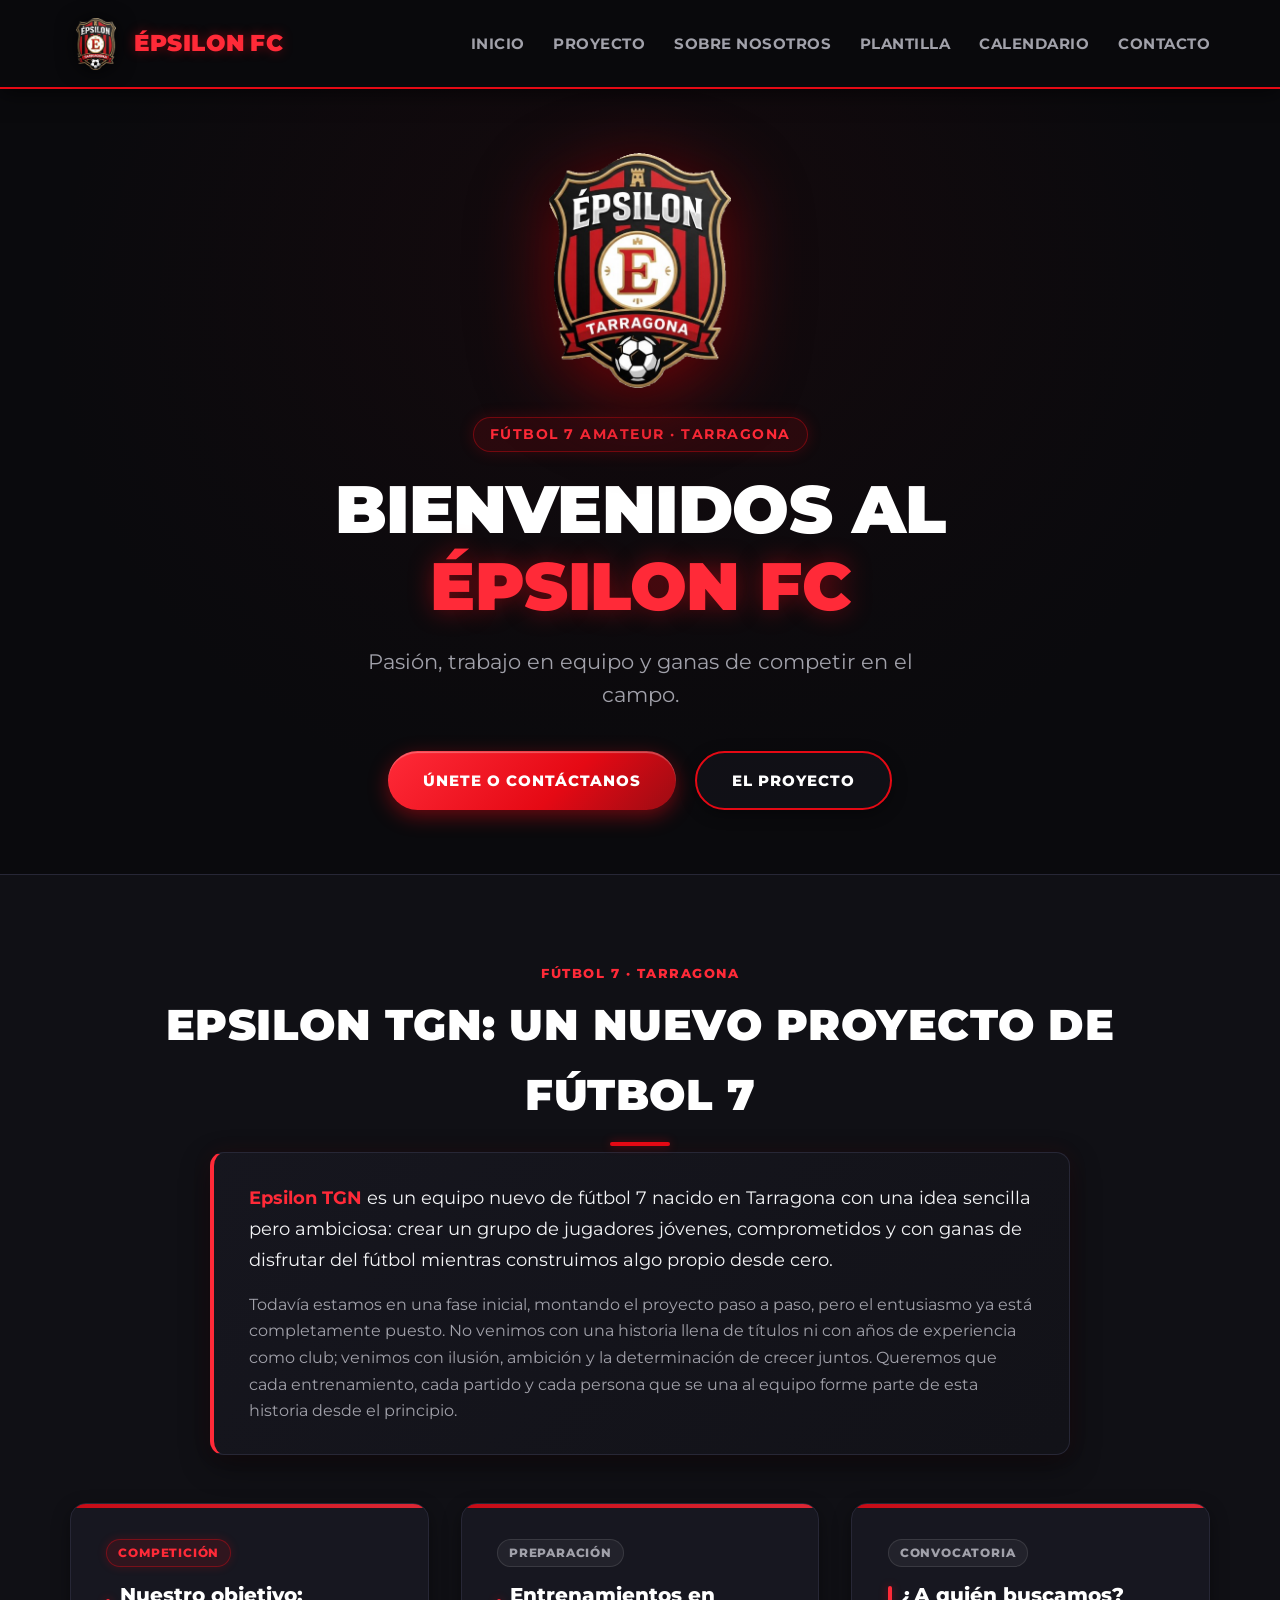
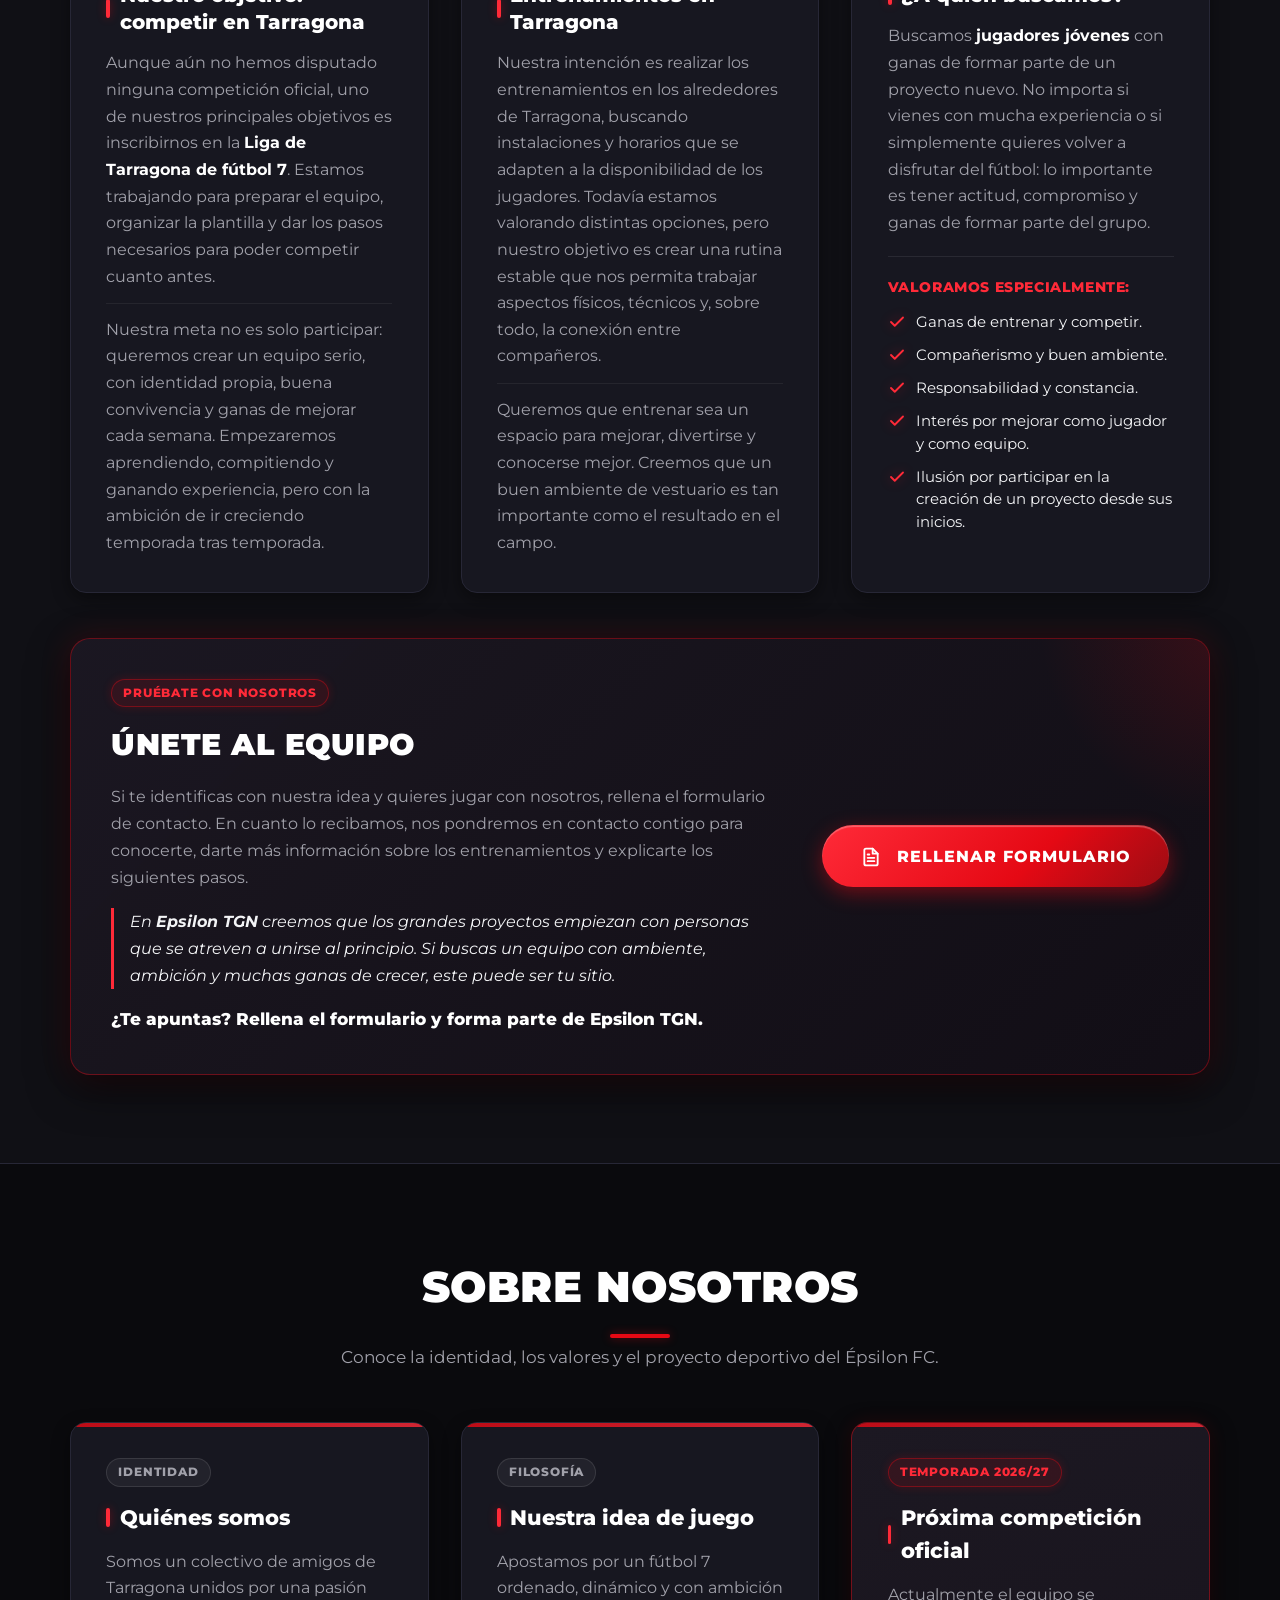
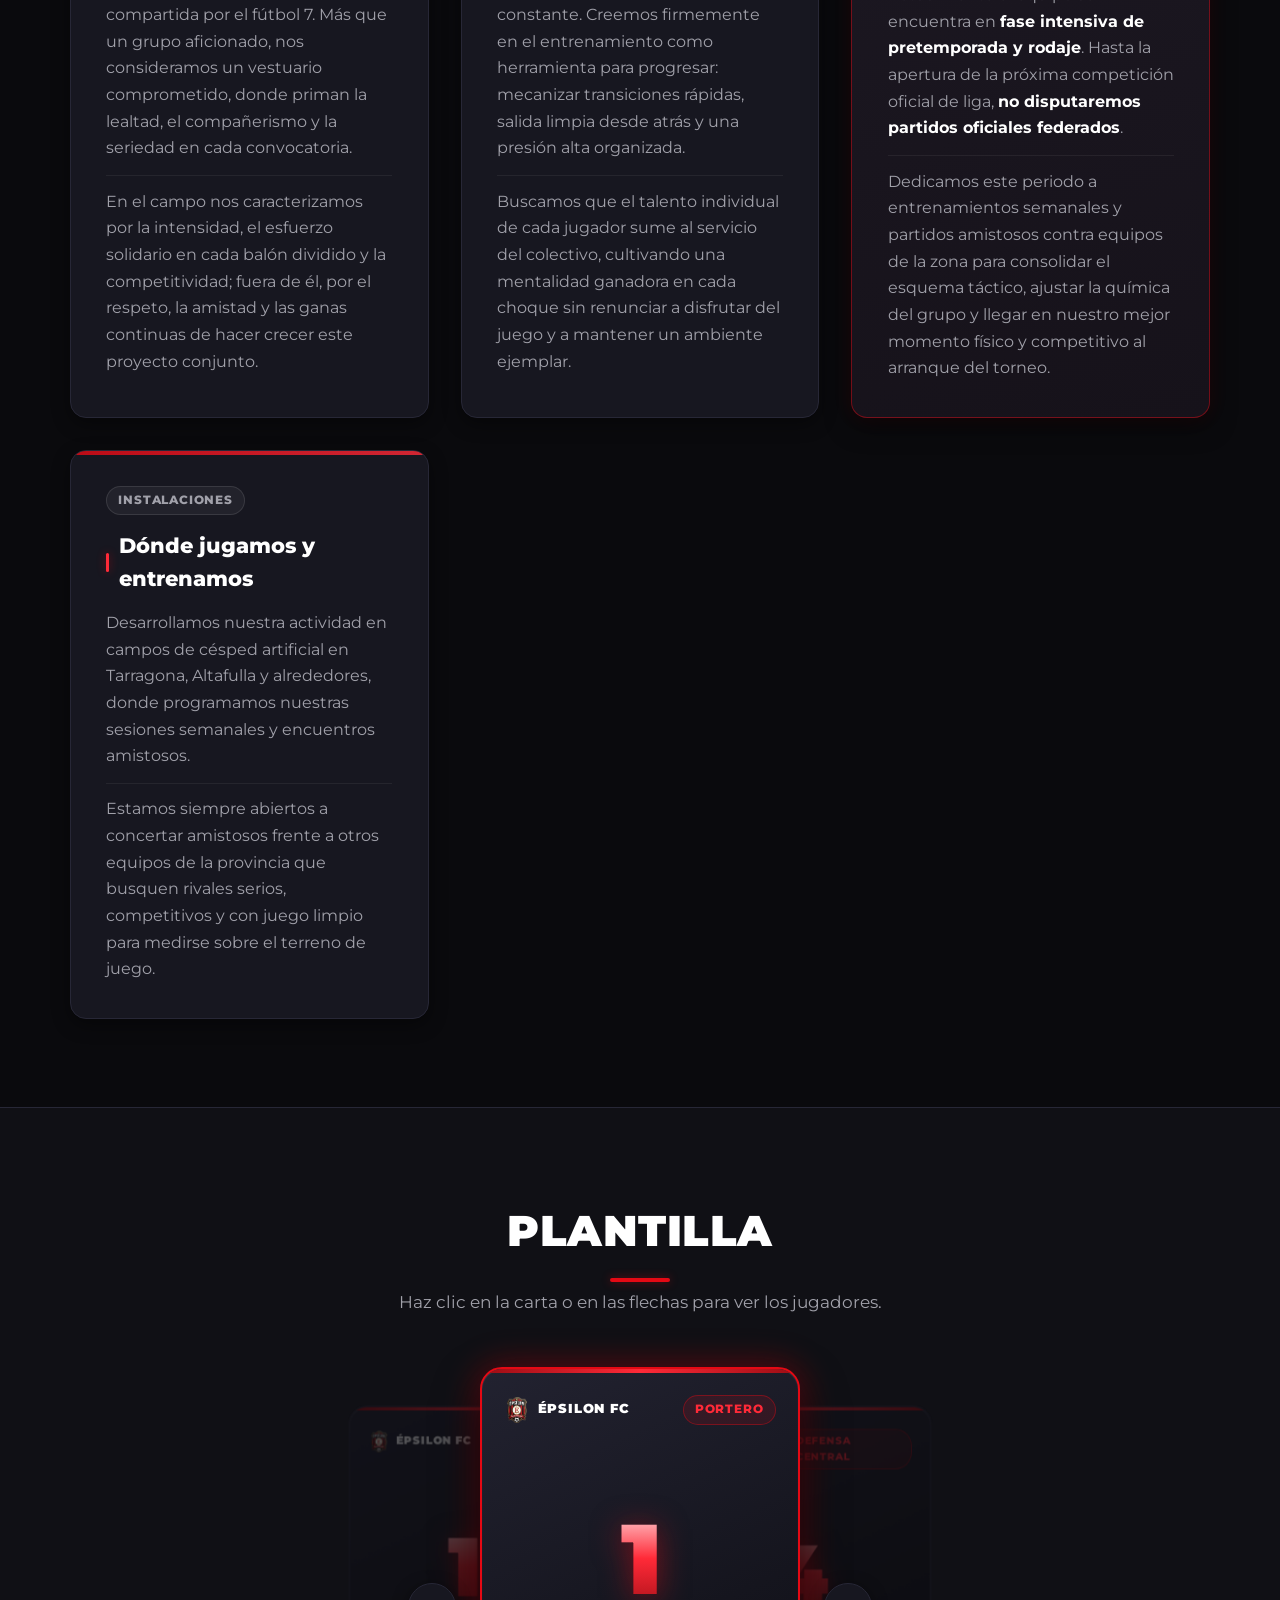
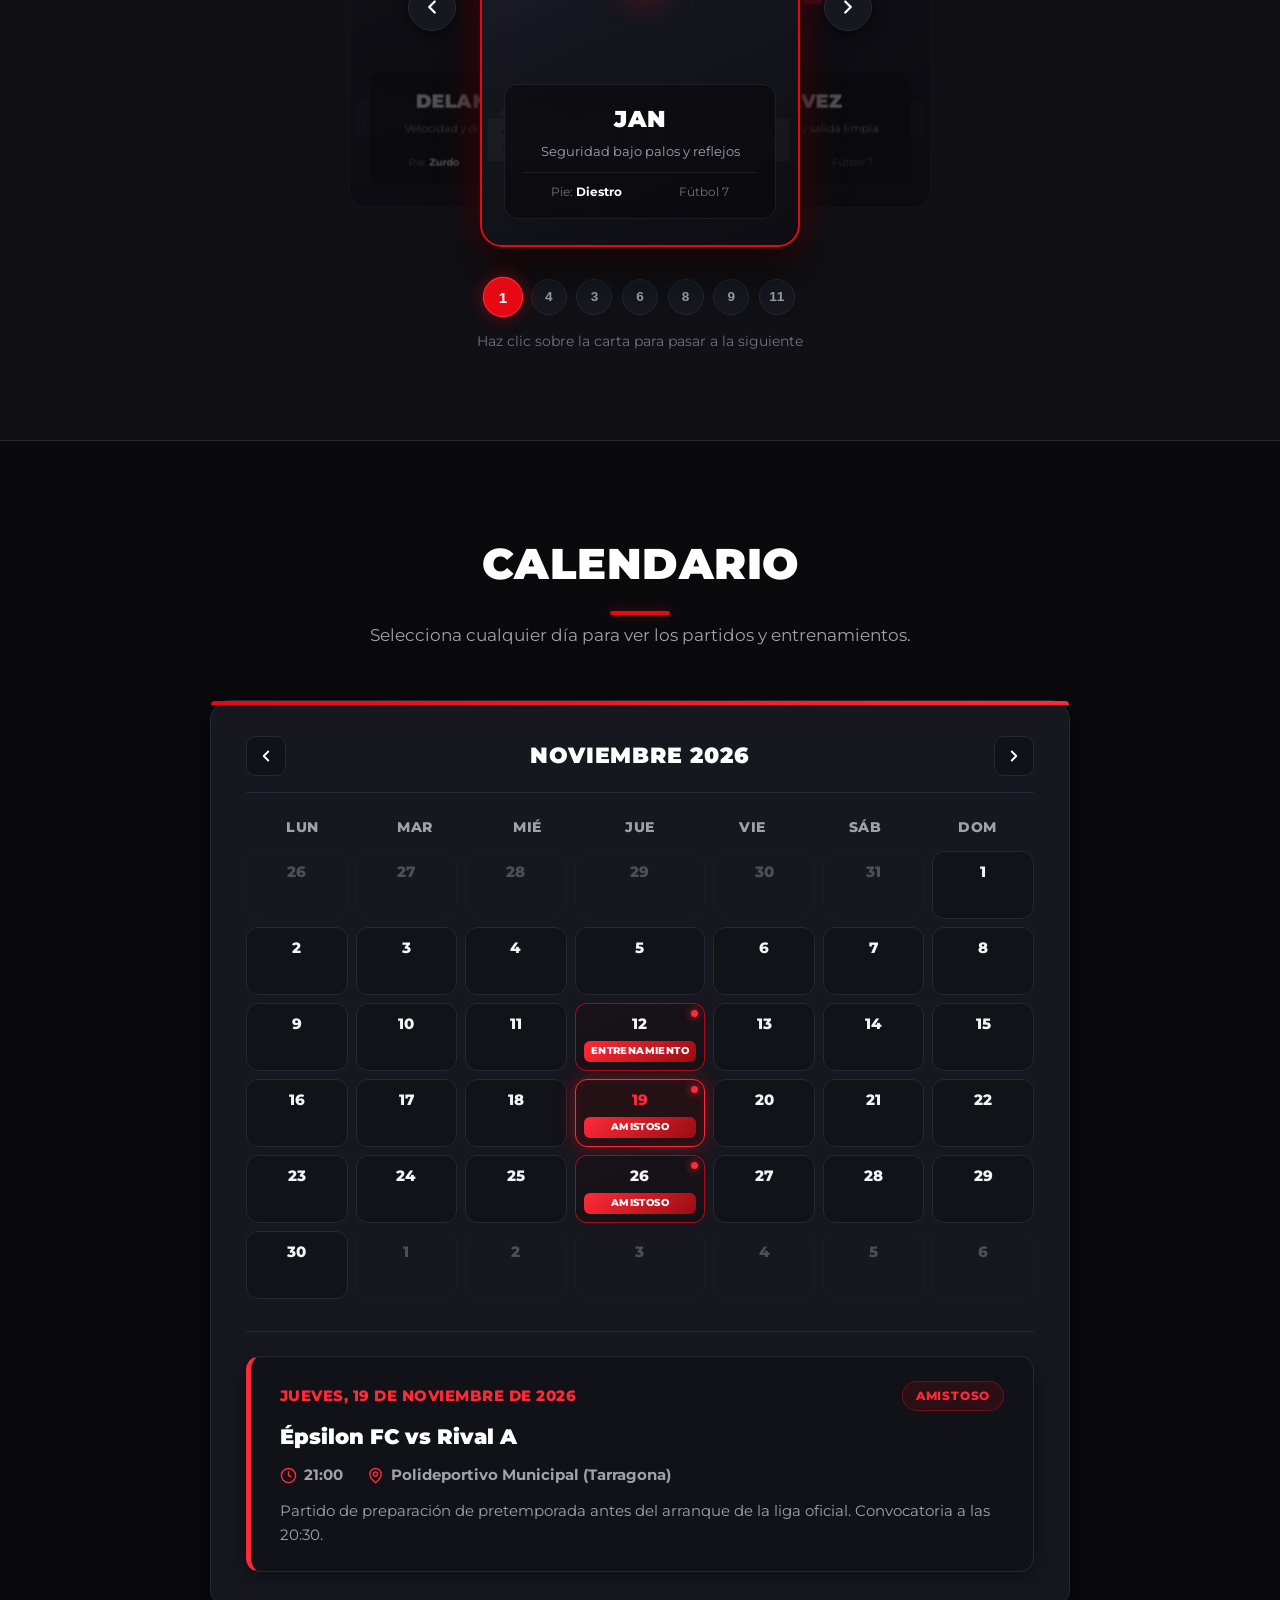
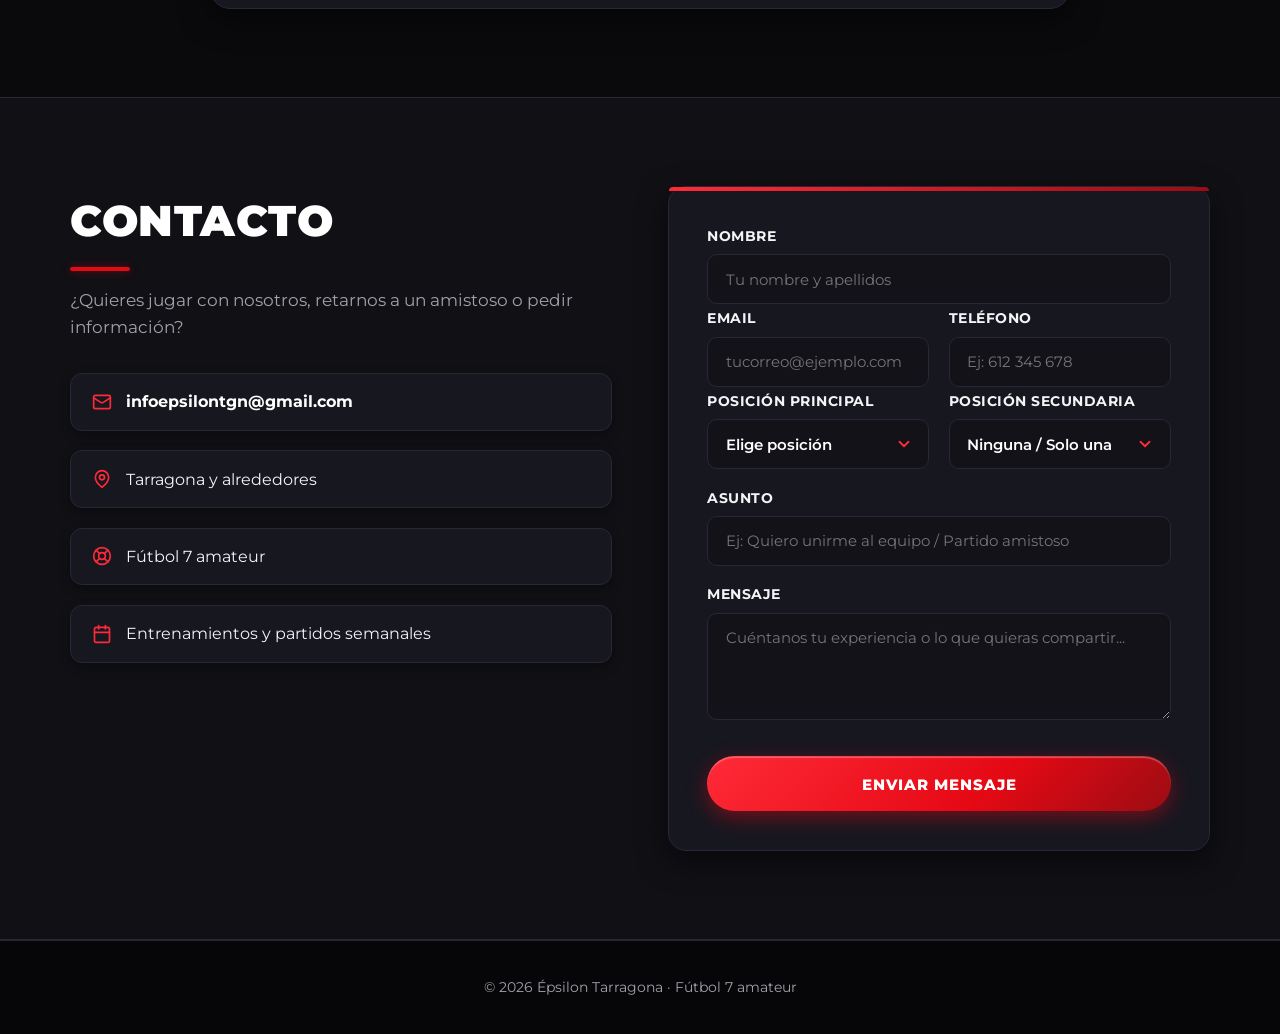
<file: index.html>
<!DOCTYPE html>
<html lang="es">

<head>
  <meta charset="UTF-8">
  <meta name="viewport" content="width=device-width, initial-scale=1.0">
  <title>Epsilon Tarragona</title>

  <!-- Metadatos SEO para posicionamiento en Google -->
  <meta name="description"
    content="Sitio web oficial del club de fútbol 7 amateur Epsilon Tarragona (Epsilon TGn). Conoce nuestra plantilla, calendario y novedades.">
  <meta name="keywords"
    content="Epsilon Tarragona, Epsilon TGn, Épsilon Tarragona, Épsilon TGn, Epsilon FC, fútbol 7 Tarragona, club fútbol amateur Tarragona">
  <meta name="author" content="Epsilon Tarragona">
  <meta name="robots" content="index, follow">
  <link rel="canonical" href="https://epsilontgn.vercel.app/">

  <!-- Favicons oficiales (rutas relativas compatibles con depuración local y producción en Vercel) -->
  <link rel="icon" type="image/png" sizes="32x32" href="img/favicon-32x32.png">
  <link rel="icon" type="image/png" sizes="16x16" href="img/favicon-16x16.png">
  <link rel="icon" type="image/png" sizes="48x48" href="img/favicon-48x48.png">
  <link rel="icon" type="image/png" sizes="96x96" href="img/favicon-96x96.png">
  <link rel="icon" type="image/png" sizes="192x192" href="img/favicon-192x192.png">
  <link rel="icon" type="image/png" sizes="512x512" href="img/favicon-512x512.png">
  <link rel="icon" type="image/x-icon" href="favicon.ico">
  <link rel="shortcut icon" href="favicon.ico">
  <link rel="apple-touch-icon" sizes="180x180" href="apple-touch-icon.png">
  <link rel="manifest" href="site.webmanifest">
  <meta name="theme-color" content="#0a1128">

  <!-- Open Graph para compartir en WhatsApp, Facebook y Twitter con vista previa del escudo -->
  <meta property="og:type" content="website">
  <meta property="og:site_name" content="Epsilon Tarragona">
  <meta property="og:title" content="Epsilon Tarragona">
  <meta property="og:description"
    content="Sitio web oficial del club de fútbol 7 amateur Epsilon Tarragona (Epsilon TGn). Conoce la plantilla y calendario.">
  <meta property="og:url" content="https://epsilontgn.vercel.app/">
  <meta property="og:image" content="https://epsilontgn.vercel.app/img/favicon-512x512.png">
  <meta name="twitter:card" content="summary_large_image">
  <meta name="twitter:title" content="Epsilon Tarragona">
  <meta name="twitter:description"
    content="Sitio web oficial del club de fútbol 7 amateur Epsilon Tarragona (Epsilon TGn).">
  <meta name="twitter:image" content="https://epsilontgn.vercel.app/img/favicon-512x512.png">

  <!-- Marcado Estructurado Schema.org para Google (Nombre del Sitio y Equipo Deportivo) -->
  <script type="application/ld+json">
  {
    "@context": "https://schema.org",
    "@graph": [
      {
        "@type": "WebSite",
        "@id": "https://epsilontgn.vercel.app/#website",
        "url": "https://epsilontgn.vercel.app/",
        "name": "Epsilon Tarragona",
        "alternateName": ["Epsilon TGn", "Épsilon Tarragona", "Épsilon TGn"]
      },
      {
        "@type": "SportsTeam",
        "@id": "https://epsilontgn.vercel.app/#team",
        "name": "Epsilon Tarragona",
        "alternateName": ["Epsilon TGn", "Épsilon FC", "Épsilon Tarragona"],
        "sport": "Fútbol 7",
        "url": "https://epsilontgn.vercel.app/",
        "logo": "https://epsilontgn.vercel.app/img/favicon-512x512.png",
        "image": "https://epsilontgn.vercel.app/img/favicon-512x512.png",
        "location": {
          "@type": "Place",
          "address": {
            "@type": "PostalAddress",
            "addressLocality": "Tarragona",
            "addressRegion": "Cataluña",
            "addressCountry": "ES"
          }
        },
        "email": "infoepsilontgn@gmail.com"
      }
    ]
  }
  </script>

  <!-- Google Fonts: Montserrat para estilo deportivo -->
  <link rel="preconnect" href="https://fonts.googleapis.com">
  <link rel="preconnect" href="https://fonts.gstatic.com" crossorigin>
  <link
    href="https://fonts.googleapis.com/css2?family=Montserrat:ital,wght@0,400;0,600;0,700;0,800;0,900;1,700&display=swap"
    rel="stylesheet">

  <!-- Hoja de estilos principal -->
  <link rel="stylesheet" href="style.css">
</head>

<body>

  <!-- ================= HEADER / MENÚ ================= -->
  <header class="header">
    <nav class="nav container">
      <!-- Logo del equipo con escudo oficial -->
      <a href="#inicio" class="logo">
        <img src="img/logo.png" alt="Escudo Épsilon Tarragona" class="logo-img">
        <span class="logo-text">ÉPSILON <span>FC</span></span>
      </a>

      <!-- Botón menú hamburguesa profesional para móvil -->
      <button class="menu-btn" id="menuBtn" aria-label="Abrir menú">
        <span class="bar"></span>
        <span class="bar"></span>
        <span class="bar"></span>
      </button>

      <!-- Menú de navegación -->
      <ul class="nav-links" id="navLinks">
        <li><a href="#inicio">Inicio</a></li>
        <li><a href="#proyecto">Proyecto</a></li>
        <li><a href="#nosotros">Sobre nosotros</a></li>
        <li><a href="#plantilla">Plantilla</a></li>
        <li><a href="#calendario">Calendario</a></li>
        <li><a href="#contacto">Contacto</a></li>
      </ul>
    </nav>
  </header>

  <!-- ================= INICIO / HERO ================= -->
  <section id="inicio" class="hero">
    <div class="container hero-content">
      <div class="hero-badge-wrap">
        <img src="img/logo.png" alt="Escudo Épsilon Tarragona" class="hero-logo-badge">
      </div>
      <span class="hero-tag">Fútbol 7 Amateur · Tarragona</span>
      <h1>Bienvenidos al <span>Épsilon FC</span></h1>
      <p>Pasión, trabajo en equipo y ganas de competir en el campo.</p>
      <div class="hero-actions">
        <a href="#contacto" class="btn btn-primary">Únete o contáctanos</a>
        <a href="#proyecto" class="btn btn-outline">El Proyecto</a>
      </div>
    </div>
  </section>

  <!-- ================= EL PROYECTO ================= -->
  <section id="proyecto" class="section section-alt">
    <div class="container">
      <span class="section-tag">Fútbol 7 · Tarragona</span>
      <h2 class="section-title">Epsilon TGN: un nuevo proyecto de fútbol 7</h2>

      <!-- Manifiesto de introducción -->
      <div class="project-hero-card">
        <p class="project-lead">
          <strong>Epsilon TGN</strong> es un equipo nuevo de fútbol 7 nacido en Tarragona con una idea sencilla pero ambiciosa: 
          crear un grupo de jugadores jóvenes, comprometidos y con ganas de disfrutar del fútbol mientras construimos algo propio desde cero.
        </p>
        <p class="project-sublead">
          Todavía estamos en una fase inicial, montando el proyecto paso a paso, pero el entusiasmo ya está completamente puesto. 
          No venimos con una historia llena de títulos ni con años de experiencia como club; venimos con ilusión, ambición y la determinación 
          de crecer juntos. Queremos que cada entrenamiento, cada partido y cada persona que se una al equipo forme parte de esta historia desde el principio.
        </p>
      </div>

      <!-- Cuadrícula con los pilares -->
      <div class="project-grid">

        <!-- Pilar 1: Objetivo -->
        <div class="project-card">
          <span class="about-badge badge-destacado">Competición</span>
          <h3>Nuestro objetivo: competir en Tarragona</h3>
          <p>
            Aunque aún no hemos disputado ninguna competición oficial, uno de nuestros principales objetivos es inscribirnos en la 
            <strong>Liga de Tarragona de fútbol 7</strong>. Estamos trabajando para preparar el equipo, organizar la plantilla y dar 
            los pasos necesarios para poder competir cuanto antes.
          </p>
          <p class="about-extra">
            Nuestra meta no es solo participar: queremos crear un equipo serio, con identidad propia, buena convivencia y ganas de mejorar 
            cada semana. Empezaremos aprendiendo, compitiendo y ganando experiencia, pero con la ambición de ir creciendo temporada tras temporada.
          </p>
        </div>

        <!-- Pilar 2: Entrenamientos -->
        <div class="project-card">
          <span class="about-badge">Preparación</span>
          <h3>Entrenamientos en Tarragona</h3>
          <p>
            Nuestra intención es realizar los entrenamientos en los alrededores de Tarragona, buscando instalaciones y horarios que se 
            adapten a la disponibilidad de los jugadores. Todavía estamos valorando distintas opciones, pero nuestro objetivo es crear 
            una rutina estable que nos permita trabajar aspectos físicos, técnicos y, sobre todo, la conexión entre compañeros.
          </p>
          <p class="about-extra">
            Queremos que entrenar sea un espacio para mejorar, divertirse y conocerse mejor. Creemos que un buen ambiente de vestuario 
            es tan importante como el resultado en el campo.
          </p>
        </div>

        <!-- Pilar 3: ¿A quién buscamos? -->
        <div class="project-card">
          <span class="about-badge">Convocatoria</span>
          <h3>¿A quién buscamos?</h3>
          <p>
            Buscamos <strong>jugadores jóvenes</strong> con ganas de formar parte de un proyecto nuevo. No importa si vienes con mucha 
            experiencia o si simplemente quieres volver a disfrutar del fútbol: lo importante es tener actitud, compromiso y ganas de formar parte del grupo.
          </p>
          <div class="project-values-box">
            <span class="project-values-title">Valoramos especialmente:</span>
            <ul class="project-checklist">
              <li>
                <svg viewBox="0 0 24 24" fill="none" stroke="currentColor" stroke-width="2.5" stroke-linecap="round" stroke-linejoin="round">
                  <polyline points="20 6 9 17 4 12"></polyline>
                </svg>
                <span>Ganas de entrenar y competir.</span>
              </li>
              <li>
                <svg viewBox="0 0 24 24" fill="none" stroke="currentColor" stroke-width="2.5" stroke-linecap="round" stroke-linejoin="round">
                  <polyline points="20 6 9 17 4 12"></polyline>
                </svg>
                <span>Compañerismo y buen ambiente.</span>
              </li>
              <li>
                <svg viewBox="0 0 24 24" fill="none" stroke="currentColor" stroke-width="2.5" stroke-linecap="round" stroke-linejoin="round">
                  <polyline points="20 6 9 17 4 12"></polyline>
                </svg>
                <span>Responsabilidad y constancia.</span>
              </li>
              <li>
                <svg viewBox="0 0 24 24" fill="none" stroke="currentColor" stroke-width="2.5" stroke-linecap="round" stroke-linejoin="round">
                  <polyline points="20 6 9 17 4 12"></polyline>
                </svg>
                <span>Interés por mejorar como jugador y como equipo.</span>
              </li>
              <li>
                <svg viewBox="0 0 24 24" fill="none" stroke="currentColor" stroke-width="2.5" stroke-linecap="round" stroke-linejoin="round">
                  <polyline points="20 6 9 17 4 12"></polyline>
                </svg>
                <span>Ilusión por participar en la creación de un proyecto desde sus inicios.</span>
              </li>
            </ul>
          </div>
        </div>

      </div>

      <!-- Banner Únete al equipo con botón directo al formulario -->
      <div class="project-cta-banner">
        <div class="project-cta-content">
          <span class="about-badge badge-destacado">Pruébate con nosotros</span>
          <h3>Únete al equipo</h3>
          <p>
            Si te identificas con nuestra idea y quieres jugar con nosotros, rellena el formulario de contacto. En cuanto lo recibamos, 
            nos pondremos en contacto contigo para conocerte, darte más información sobre los entrenamientos y explicarte los siguientes pasos.
          </p>
          <p class="project-cta-quote">
            En <strong>Epsilon TGN</strong> creemos que los grandes proyectos empiezan con personas que se atreven a unirse al principio. 
            Si buscas un equipo con ambiente, ambición y muchas ganas de crecer, este puede ser tu sitio.
          </p>
          <p class="project-cta-ask">
            ¿Te apuntas? Rellena el formulario y forma parte de Epsilon TGN.
          </p>
        </div>
        <div class="project-cta-action">
          <a href="#contacto" class="btn btn-primary btn-cta-large">
            <svg viewBox="0 0 24 24" fill="none" stroke="currentColor" stroke-width="2.2" stroke-linecap="round" stroke-linejoin="round" style="width:20px;height:20px;margin-right:8px;">
              <path d="M14 2H6a2 2 0 0 0-2 2v16a2 2 0 0 0 2 2h12a2 2 0 0 0 2-2V8z"></path>
              <polyline points="14 2 14 8 20 8"></polyline>
              <line x1="16" y1="13" x2="8" y2="13"></line>
              <line x1="16" y1="17" x2="8" y2="17"></line>
              <polyline points="10 9 9 9 8 9"></polyline>
            </svg>
            Rellenar formulario
          </a>
        </div>
      </div>

    </div>
  </section>

  <!-- ================= SOBRE NOSOTROS ================= -->
  <section id="nosotros" class="section">
    <div class="container">
      <h2 class="section-title">Sobre nosotros</h2>
      <p class="section-sub">Conoce la identidad, los valores y el proyecto deportivo del Épsilon FC.</p>

      <div class="about-grid">
        <!-- Cómo somos / Identidad -->
        <div class="about-card">
          <span class="about-badge">Identidad</span>
          <h3>Quiénes somos</h3>
          <p>
            Somos un colectivo de amigos de Tarragona unidos por una pasión compartida por el fútbol 7. 
            Más que un grupo aficionado, nos consideramos un vestuario comprometido, donde priman la lealtad, 
            el compañerismo y la seriedad en cada convocatoria.
          </p>
          <p class="about-extra">
            En el campo nos caracterizamos por la intensidad, el esfuerzo solidario en cada balón dividido y 
            la competitividad; fuera de él, por el respeto, la amistad y las ganas continuas de hacer crecer 
            este proyecto conjunto.
          </p>
        </div>

        <!-- Nuestra idea / Filosofía -->
        <div class="about-card">
          <span class="about-badge">Filosofía</span>
          <h3>Nuestra idea de juego</h3>
          <p>
            Apostamos por un fútbol 7 ordenado, dinámico y con ambición constante. Creemos firmemente en el 
            entrenamiento como herramienta para progresar: mecanizar transiciones rápidas, salida limpia desde atrás 
            y una presión alta organizada.
          </p>
          <p class="about-extra">
            Buscamos que el talento individual de cada jugador sume al servicio del colectivo, cultivando una 
            mentalidad ganadora en cada choque sin renunciar a disfrutar del juego y a mantener un ambiente ejemplar.
          </p>
        </div>

        <!-- Fase de preparación / Próxima competición -->
        <div class="about-card about-card-featured">
          <span class="about-badge badge-destacado">Temporada 2026/27</span>
          <h3>Próxima competición oficial</h3>
          <p>
            Actualmente el equipo se encuentra en <strong>fase intensiva de pretemporada y rodaje</strong>. 
            Hasta la apertura de la próxima competición oficial de liga, <strong>no disputaremos partidos oficiales federados</strong>.
          </p>
          <p class="about-extra">
            Dedicamos este periodo a entrenamientos semanales y partidos amistosos contra equipos de la zona para consolidar 
            el esquema táctico, ajustar la química del grupo y llegar en nuestro mejor momento físico y competitivo al arranque del torneo.
          </p>
        </div>

        <!-- Dónde jugamos -->
        <div class="about-card">
          <span class="about-badge">Instalaciones</span>
          <h3>Dónde jugamos y entrenamos</h3>
          <p>
            Desarrollamos nuestra actividad en campos de césped artificial en Tarragona, Altafulla y alrededores, 
            donde programamos nuestras sesiones semanales y encuentros amistosos.
          </p>
          <p class="about-extra">
            Estamos siempre abiertos a concertar amistosos frente a otros equipos de la provincia que busquen rivales serios, 
            competitivos y con juego limpio para medirse sobre el terreno de juego.
          </p>
        </div>
      </div>
    </div>
  </section>

  <!-- ================= PLANTILLA (SHOWCASE DE CARTAS INTERACTIVAS) ================= -->
  <section id="plantilla" class="section section-alt">
    <div class="container">
      <h2 class="section-title">Plantilla</h2>
      <p class="section-sub">Haz clic en la carta o en las flechas para ver los jugadores.</p>

      <!-- Carrusel interactivo estilo cartas deportivas -->
      <div class="cards-showcase">
        <button class="card-nav-btn prev-btn" id="prevPlayer" aria-label="Jugador anterior">
          <svg viewBox="0 0 24 24" fill="none" stroke="currentColor" stroke-width="2.5" stroke-linecap="round"
            stroke-linejoin="round">
            <polyline points="15 18 9 12 15 6"></polyline>
          </svg>
        </button>

        <div class="cards-deck" id="cardsDeck">
          <!-- Renderizado dinámicamente con animación 3D de cambio -->
        </div>

        <button class="card-nav-btn next-btn" id="nextPlayer" aria-label="Siguiente jugador">
          <svg viewBox="0 0 24 24" fill="none" stroke="currentColor" stroke-width="2.5" stroke-linecap="round"
            stroke-linejoin="round">
            <polyline points="9 18 15 12 9 6"></polyline>
          </svg>
        </button>
      </div>

      <!-- Paginación con puntos interactivos -->
      <div class="cards-pagination" id="cardsPagination"></div>

      <!-- Ayuda interactiva -->
      <p class="card-hint">Haz clic sobre la carta para pasar a la siguiente</p>
    </div>
  </section>

  <!-- ================= CALENDARIO (CUADRÍCULA DE CELDAS DEL MES) ================= -->
  <section id="calendario" class="section">
    <div class="container">
      <h2 class="section-title">Calendario</h2>
      <p class="section-sub">Selecciona cualquier día para ver los partidos y entrenamientos.</p>

      <div class="calendar-wrapper">
        <!-- Cabecera del mes -->
        <div class="calendar-header">
          <button class="cal-nav-btn" id="calPrevMonth" aria-label="Mes anterior">
            <svg viewBox="0 0 24 24" fill="none" stroke="currentColor" stroke-width="2.5" stroke-linecap="round"
              stroke-linejoin="round">
              <polyline points="15 18 9 12 15 6"></polyline>
            </svg>
          </button>
          <h3 class="cal-month-title" id="calMonthTitle">Noviembre 2026</h3>
          <button class="cal-nav-btn" id="calNextMonth" aria-label="Mes siguiente">
            <svg viewBox="0 0 24 24" fill="none" stroke="currentColor" stroke-width="2.5" stroke-linecap="round"
              stroke-linejoin="round">
              <polyline points="9 18 15 12 9 6"></polyline>
            </svg>
          </button>
        </div>

        <!-- Días de la semana -->
        <div class="calendar-weekdays">
          <span>Lun</span>
          <span>Mar</span>
          <span>Mié</span>
          <span>Jue</span>
          <span>Vie</span>
          <span>Sáb</span>
          <span>Dom</span>
        </div>

        <!-- Cuadrícula con las celdas del mes -->
        <div class="calendar-grid" id="calendarDays"></div>

        <!-- Detalle del día seleccionado -->
        <div class="calendar-detail" id="calendarDetail"></div>
      </div>
    </div>
  </section>

  <!-- ================= CONTACTO / FORMULARIO ================= -->
  <section id="contacto" class="section section-alt">
    <div class="container contact-grid">

      <!-- Información de contacto -->
      <div class="contact-info">
        <h2 class="section-title">Contacto</h2>
        <p>¿Quieres jugar con nosotros, retarnos a un amistoso o pedir información?</p>

        <ul class="contact-list">
          <li>
            <svg class="contact-icon" viewBox="0 0 24 24" fill="none" stroke="currentColor" stroke-width="2"
              stroke-linecap="round" stroke-linejoin="round">
              <rect width="20" height="16" x="2" y="4" rx="2"></rect>
              <path d="m22 7-8.97 5.7a1.94 1.94 0 0 1-2.06 0L2 7"></path>
            </svg>
            <a href="mailto:infoepsilontgn@gmail.com" class="contact-email-link">infoepsilontgn@gmail.com</a>
          </li>
          <li>
            <svg class="contact-icon" viewBox="0 0 24 24" fill="none" stroke="currentColor" stroke-width="2"
              stroke-linecap="round" stroke-linejoin="round">
              <path d="M20 10c0 6-8 12-8 12s-8-6-8-12a8 8 0 0 1 16 0Z"></path>
              <circle cx="12" cy="10" r="3"></circle>
            </svg>
            <span>Tarragona y alrededores</span>
          </li>
          <li>
            <svg class="contact-icon" viewBox="0 0 24 24" fill="none" stroke="currentColor" stroke-width="2"
              stroke-linecap="round" stroke-linejoin="round">
              <circle cx="12" cy="12" r="10"></circle>
              <path d="m4.93 4.93 4.24 4.24"></path>
              <path d="m14.83 9.17 4.24-4.24"></path>
              <path d="m14.83 14.83 4.24 4.24"></path>
              <path d="m9.17 14.83-4.24 4.24"></path>
              <circle cx="12" cy="12" r="4"></circle>
            </svg>
            <span>Fútbol 7 amateur</span>
          </li>
          <li>
            <svg class="contact-icon" viewBox="0 0 24 24" fill="none" stroke="currentColor" stroke-width="2"
              stroke-linecap="round" stroke-linejoin="round">
              <rect width="18" height="18" x="3" y="4" rx="2" ry="2"></rect>
              <line x1="16" x2="16" y1="2" y2="6"></line>
              <line x1="8" x2="8" y1="2" y2="6"></line>
              <line x1="3" x2="21" y1="10" y2="10"></line>
            </svg>
            <span>Entrenamientos y partidos semanales</span>
          </li>
        </ul>
      </div>

      <!-- Formulario de contacto hacia Web3Forms con autoenvío -->
      <form class="contact-form" id="contactForm" action="https://api.web3forms.com/submit" method="POST">
        <input type="hidden" name="access_key" value="9a8f1047-034d-4ce2-a923-ecf4b2d70800">
        <input type="hidden" name="subject" value="Nuevo contacto web - Épsilon Tarragona">
        <input type="hidden" name="from_name" value="Web Épsilon Tarragona">
        <!-- Campo honeypot anti-spam para bloquear bots silenciosamente -->
        <input type="checkbox" name="botcheck" style="display: none;">
        <label for="nombre">Nombre</label>
        <input type="text" id="nombre" name="nombre" placeholder="Tu nombre y apellidos" required>

        <!-- Fila de contacto: Email y Teléfono -->
        <div class="form-row">
          <div class="form-group">
            <label for="email">Email</label>
            <input type="email" id="email" name="email" placeholder="tucorreo@ejemplo.com" required>
          </div>
          <div class="form-group">
            <label for="telefono">Teléfono</label>
            <input type="tel" id="telefono" name="telefono" placeholder="Ej: 612 345 678">
          </div>
        </div>

        <!-- Selección de posiciones en el campo -->
        <div class="form-row">
          <div class="form-group">
            <label for="posicion_principal">Posición principal</label>
            <select id="posicion_principal" name="posicion_principal" required>
              <option value="" disabled selected>Elige posición</option>
              <option value="Portero">Portero</option>
              <option value="Defensa">Defensa</option>
              <option value="Centrocampista">Centrocampista</option>
              <option value="Delantero">Delantero</option>
            </select>
          </div>

          <div class="form-group">
            <label for="posicion_secundaria">Posición secundaria</label>
            <select id="posicion_secundaria" name="posicion_secundaria">
              <option value="Ninguna">Ninguna / Solo una</option>
              <option value="Portero">Portero</option>
              <option value="Defensa">Defensa</option>
              <option value="Centrocampista">Centrocampista</option>
              <option value="Delantero">Delantero</option>
            </select>
          </div>
        </div>

        <label for="asunto">Asunto</label>
        <input type="text" id="asunto" name="asunto" placeholder="Ej: Quiero unirme al equipo / Partido amistoso"
          required>

        <label for="mensaje">Mensaje</label>
        <textarea id="mensaje" name="mensaje" rows="4"
          placeholder="Cuéntanos tu experiencia o lo que quieras compartir..." required></textarea>

        <button type="submit" class="btn" id="submitBtn">Enviar mensaje</button>

        <!-- Contenedor accesible para mensajes de estado -->
        <p id="formStatus" class="form-status-msg" aria-live="polite" style="display:none;"></p>
      </form>
    </div>
  </section>

  <!-- ================= FOOTER ================= -->
  <footer class="footer">
    <p>© 2026 Épsilon Tarragona · Fútbol 7 amateur</p>
  </footer>

  <!-- Script principal de la web -->
  <script src="main.js"></script>
</body>

</html>
</file>
<file: style.css>
/* =========================================
   VARIABLES Y ESTILOS BASE (TEMA ROJO Y NEGRO)
   ========================================= */

:root {
  /* Gama de Rojos */
  --rojo-principal: #e50914;
  --rojo-brillante: #ff2a38;
  --rojo-oscuro: #9b0c13;
  --rojo-glow: rgba(229, 9, 20, 0.45);
  --rojo-glow-intenso: rgba(255, 42, 56, 0.7);
  --rojo-suave: rgba(229, 9, 20, 0.12);

  /* Gama de Negros y Grises Oscuros */
  --negro-fondo: #0a0a0d;
  --negro-seccion: #101015;
  --negro-tarjeta: #171720;
  --negro-tarjeta-hover: #1f1f2b;
  --negro-input: #121218;
  --borde-tarjeta: #272736;
  --borde-rojo: rgba(229, 9, 20, 0.4);

  /* Tipografía y Textos */
  --blanco: #ffffff;
  --texto-principal: #f3f4f6;
  --texto-secundario: #a1a1aa;
  --texto-mute: #71717a;
}

/* Reinicio básico */
* {
  margin: 0;
  padding: 0;
  box-sizing: border-box;
}

html {
  scroll-behavior: smooth;
}

body {
  font-family: "Montserrat", "Segoe UI", Arial, sans-serif;
  color: var(--texto-principal);
  background-color: var(--negro-fondo);
  line-height: 1.6;
  overflow-x: hidden;
}

/* Contenedor centrado */
.container {
  width: min(1140px, 92%);
  margin: auto;
}

/* =========================================
   HEADER Y MENÚ DE NAVEGACIÓN
   ========================================= */

.header {
  position: sticky;
  top: 0;
  background: rgba(10, 10, 13, 0.95);
  backdrop-filter: blur(12px);
  border-bottom: 2px solid var(--rojo-principal);
  z-index: 1000;
  box-shadow: 0 4px 20px rgba(0, 0, 0, 0.6);
}

.nav {
  display: flex;
  align-items: center;
  justify-content: space-between;
  padding: 1.1rem 0;
}

.logo {
  color: var(--blanco);
  font-weight: 900;
  font-size: 1.45rem;
  text-decoration: none;
  letter-spacing: 0.5px;
  display: flex;
  align-items: center;
  gap: 0.75rem;
  transition: transform 0.2s ease;
}

.logo-img {
  width: 52px;
  height: 52px;
  object-fit: contain;
  filter: drop-shadow(0 2px 10px rgba(0, 0, 0, 0.8));
  transition: transform 0.25s ease;
}

.logo:hover .logo-img {
  transform: scale(1.08);
}

.logo-text {
  display: flex;
  align-items: center;
  gap: 0.35rem;
}

.logo:hover {
  transform: scale(1.03);
}

.logo span {
  color: var(--rojo-brillante);
  text-shadow: 0 0 12px var(--rojo-glow);
}

.nav-links {
  display: flex;
  gap: 1.8rem;
  list-style: none;
}

.nav-links a {
  color: var(--texto-secundario);
  text-decoration: none;
  font-weight: 700;
  font-size: 0.95rem;
  text-transform: uppercase;
  letter-spacing: 0.5px;
  position: relative;
  padding: 0.3rem 0;
  transition: color 0.25s ease;
}

.nav-links a::after {
  content: "";
  position: absolute;
  bottom: 0;
  left: 0;
  width: 0%;
  height: 2px;
  background: var(--rojo-brillante);
  box-shadow: 0 0 8px var(--rojo-glow);
  transition: width 0.3s ease;
}

.nav-links a:hover {
  color: var(--blanco);
}

.nav-links a:hover::after {
  width: 100%;
}

/* Botón menú móvil profesional */
.menu-btn {
  display: none;
  background: transparent;
  border: 1px solid var(--borde-tarjeta);
  padding: 0.6rem;
  border-radius: 8px;
  cursor: pointer;
  flex-direction: column;
  gap: 5px;
  justify-content: center;
  align-items: center;
  width: 42px;
  height: 42px;
  transition: all 0.2s ease;
}

.menu-btn .bar {
  display: block;
  width: 20px;
  height: 2px;
  background: var(--blanco);
  border-radius: 2px;
  transition: background 0.2s ease;
}

.menu-btn:hover {
  border-color: var(--rojo-principal);
}

.menu-btn:hover .bar {
  background: var(--rojo-brillante);
}

/* =========================================
   HERO / PORTADA
   ========================================= */

.hero {
  min-height: 75vh;
  display: flex;
  align-items: center;
  justify-content: center;
  position: relative;
  background:
    linear-gradient(180deg, rgba(10, 10, 13, 0.78) 0%, rgba(10, 10, 13, 0.94) 100%),
    radial-gradient(ellipse at 50% 30%, rgba(229, 9, 20, 0.28) 0%, transparent 65%),
    url("https://images.unsplash.com/photo-1517927033932-b3d18e61fb3a?auto=format&fit=crop&w=1600&q=80") center/cover no-repeat;
  color: var(--blanco);
  padding: 4rem 0;
}

.hero-content {
  text-align: center;
  max-width: 820px;
}

.hero-badge-wrap {
  margin-bottom: 1.8rem;
  display: flex;
  justify-content: center;
}

.hero-logo-badge {
  width: 200px;
  height: auto;
  max-height: 235px;
  object-fit: contain;
  filter: drop-shadow(0 14px 35px rgba(229, 9, 20, 0.5)) drop-shadow(0 6px 18px rgba(0, 0, 0, 0.9));
  animation: heroBadgePulse 3.5s ease-in-out infinite alternate;
  transition: transform 0.3s ease;
}

.hero-logo-badge:hover {
  transform: scale(1.06) rotate(-2deg);
}

@keyframes heroBadgePulse {
  0% {
    transform: translateY(0);
    filter: drop-shadow(0 8px 20px rgba(229, 9, 20, 0.35)) drop-shadow(0 4px 10px rgba(0, 0, 0, 0.8));
  }

  100% {
    transform: translateY(-6px);
    filter: drop-shadow(0 14px 30px rgba(229, 9, 20, 0.65)) drop-shadow(0 6px 15px rgba(0, 0, 0, 0.9));
  }
}

.hero-tag {
  display: inline-block;
  background: var(--rojo-suave);
  color: var(--rojo-brillante);
  border: 1px solid var(--borde-rojo);
  padding: 0.35rem 1rem;
  border-radius: 30px;
  font-size: 0.85rem;
  font-weight: 700;
  text-transform: uppercase;
  letter-spacing: 1.5px;
  margin-bottom: 1.2rem;
  box-shadow: 0 0 15px rgba(229, 9, 20, 0.2);
}

.hero h1 {
  font-size: clamp(2.3rem, 6vw, 4.2rem);
  font-weight: 900;
  line-height: 1.15;
  letter-spacing: -0.5px;
  margin-bottom: 1.2rem;
  text-transform: uppercase;
}

.hero h1 span {
  color: var(--rojo-brillante);
  text-shadow: 0 0 25px var(--rojo-glow);
}

.hero p {
  font-size: clamp(1.05rem, 2.5vw, 1.3rem);
  color: var(--texto-secundario);
  margin-bottom: 2.5rem;
  max-width: 600px;
  margin-left: auto;
  margin-right: auto;
}

.hero-actions {
  display: flex;
  gap: 1.2rem;
  justify-content: center;
  flex-wrap: wrap;
}

/* =========================================
   BOTONES CHULOS (ESTILO DEPORTIVO MODERNO)
   ========================================= */

.btn {
  display: inline-flex;
  align-items: center;
  justify-content: center;
  gap: 0.5rem;
  padding: 0.95rem 2.2rem;
  border-radius: 50px;
  font-weight: 800;
  font-size: 0.95rem;
  text-transform: uppercase;
  letter-spacing: 1px;
  text-decoration: none;
  cursor: pointer;
  position: relative;
  overflow: hidden;
  transition: all 0.3s cubic-bezier(0.25, 0.8, 0.25, 1);
  border: none;
  font-family: inherit;
}

/* Efecto de destello al pasar el cursor */
.btn::before {
  content: "";
  position: absolute;
  top: 0;
  left: -100%;
  width: 100%;
  height: 100%;
  background: linear-gradient(90deg, transparent, rgba(255, 255, 255, 0.35), transparent);
  transition: left 0.6s ease;
}

.btn:hover::before {
  left: 100%;
}

/* Botón Principal (Rojo Neón y Degradado Potente) */
.btn,
.btn-primary {
  background: linear-gradient(135deg, var(--rojo-brillante) 0%, var(--rojo-principal) 60%, var(--rojo-oscuro) 100%);
  color: var(--blanco);
  box-shadow: 0 6px 20px var(--rojo-glow), inset 0 1px 1px rgba(255, 255, 255, 0.3);
  border-top: 1px solid rgba(255, 255, 255, 0.2);
}

.btn:hover,
.btn-primary:hover {
  transform: translateY(-4px) scale(1.02);
  box-shadow: 0 10px 30px var(--rojo-glow-intenso), 0 0 20px rgba(229, 9, 20, 0.5);
  color: var(--blanco);
}

.btn:active,
.btn-primary:active {
  transform: translateY(-1px) scale(0.99);
  box-shadow: 0 4px 15px var(--rojo-glow);
}

.btn:disabled,
.btn-primary:disabled {
  opacity: 0.65;
  cursor: not-allowed;
  transform: none !important;
  box-shadow: none !important;
  filter: grayscale(30%);
}

/* Botón Secundario (Dark Outline con Borde Rojo) */
.btn-outline {
  background: rgba(18, 18, 24, 0.85);
  color: var(--blanco);
  border: 2px solid var(--rojo-principal);
  box-shadow: 0 4px 15px rgba(0, 0, 0, 0.4);
}

.btn-outline:hover {
  background: var(--rojo-principal);
  color: var(--blanco);
  transform: translateY(-4px) scale(1.02);
  box-shadow: 0 8px 25px var(--rojo-glow);
}

.btn-outline:active {
  transform: translateY(-1px);
}

/* =========================================
   SECCIONES GENERALES
   ========================================= */

.section {
  padding: 5.5rem 0;
  position: relative;
}

.section-alt {
  background-color: var(--negro-seccion);
  border-top: 1px solid var(--borde-tarjeta);
  border-bottom: 1px solid var(--borde-tarjeta);
}

.section-title {
  text-align: center;
  font-size: clamp(2rem, 4vw, 2.7rem);
  font-weight: 900;
  text-transform: uppercase;
  letter-spacing: 0.5px;
  color: var(--blanco);
  margin-bottom: 0.4rem;
  position: relative;
}

.section-title::after {
  content: "";
  display: block;
  width: 60px;
  height: 4px;
  background: var(--rojo-principal);
  margin: 0.8rem auto 0;
  border-radius: 2px;
  box-shadow: 0 0 10px var(--rojo-glow);
}

.section-sub {
  text-align: center;
  color: var(--texto-secundario);
  font-size: 1.05rem;
  margin-bottom: 3.2rem;
}

/* =========================================
   SOBRE NOSOTROS
   ========================================= */

.about-grid {
  display: grid;
  grid-template-columns: repeat(auto-fit, minmax(280px, 1fr));
  gap: 2rem;
}

.about-card {
  background: var(--negro-tarjeta);
  padding: 2.2rem;
  border-radius: 16px;
  border: 1px solid var(--borde-tarjeta);
  position: relative;
  overflow: hidden;
  transition: all 0.3s ease;
  box-shadow: 0 6px 18px rgba(0, 0, 0, 0.4);
  display: flex;
  flex-direction: column;
}

.about-card::before {
  content: "";
  position: absolute;
  top: 0;
  left: 0;
  width: 100%;
  height: 4px;
  background: linear-gradient(90deg, var(--rojo-principal), var(--rojo-brillante));
  opacity: 0.8;
  transition: height 0.3s ease, opacity 0.3s ease;
}

.about-card:hover {
  transform: translateY(-6px);
  border-color: var(--borde-rojo);
  box-shadow: 0 12px 28px rgba(0, 0, 0, 0.6), 0 0 20px rgba(229, 9, 20, 0.15);
}

.about-card:hover::before {
  height: 6px;
  opacity: 1;
}

/* Tarjeta destacada de competición actual */
.about-card-featured {
  border-color: rgba(229, 9, 20, 0.45);
  background: linear-gradient(165deg, #1c1822 0%, #16121a 100%);
  box-shadow: 0 8px 24px rgba(0, 0, 0, 0.5), 0 0 18px rgba(229, 9, 20, 0.12);
}

.about-card-featured:hover {
  border-color: var(--rojo-brillante);
  box-shadow: 0 14px 32px rgba(0, 0, 0, 0.7), 0 0 25px rgba(229, 9, 20, 0.3);
}

.about-badge {
  display: inline-block;
  align-self: flex-start;
  font-size: 0.72rem;
  font-weight: 800;
  text-transform: uppercase;
  letter-spacing: 0.8px;
  color: var(--texto-secundario);
  background: rgba(255, 255, 255, 0.05);
  border: 1px solid rgba(255, 255, 255, 0.1);
  padding: 0.25rem 0.7rem;
  border-radius: 20px;
  margin-bottom: 0.9rem;
}

.badge-destacado {
  color: var(--rojo-brillante);
  background: var(--rojo-suave);
  border-color: var(--borde-rojo);
  box-shadow: 0 0 10px rgba(229, 9, 20, 0.2);
}

.about-card h3 {
  color: var(--blanco);
  font-size: 1.3rem;
  font-weight: 800;
  margin-bottom: 0.9rem;
  display: flex;
  align-items: center;
  gap: 0.6rem;
}

.about-card h3::before {
  content: "";
  display: inline-block;
  width: 4px;
  height: 1.2rem;
  background: var(--rojo-brillante);
  border-radius: 2px;
  box-shadow: 0 0 8px var(--rojo-glow);
}

.about-card p {
  color: var(--texto-secundario);
  line-height: 1.7;
  font-size: 0.98rem;
}

.about-card p strong {
  color: var(--blanco);
}

.about-extra {
  margin-top: 0.8rem;
  padding-top: 0.8rem;
  border-top: 1px solid rgba(255, 255, 255, 0.06);
}

/* =========================================
   EL PROYECTO (EPSILON TGN)
   ========================================= */

.section-tag {
  display: block;
  text-align: center;
  color: var(--rojo-brillante);
  font-size: 0.82rem;
  font-weight: 800;
  text-transform: uppercase;
  letter-spacing: 1.5px;
  margin-bottom: 0.4rem;
}

.project-hero-card {
  max-width: 860px;
  margin: 0 auto 3rem;
  background: linear-gradient(135deg, rgba(23, 23, 32, 0.85) 0%, rgba(18, 18, 24, 0.95) 100%);
  border: 1px solid var(--borde-tarjeta);
  border-left: 4px solid var(--rojo-brillante);
  border-radius: 14px;
  padding: 1.8rem 2.2rem;
  box-shadow: 0 10px 30px rgba(0, 0, 0, 0.45), 0 0 20px rgba(229, 9, 20, 0.08);
}

.project-lead {
  font-size: 1.12rem;
  color: var(--texto-principal);
  line-height: 1.75;
  margin-bottom: 1rem;
}

.project-lead strong {
  color: var(--rojo-brillante);
}

.project-sublead {
  font-size: 0.98rem;
  color: var(--texto-secundario);
  line-height: 1.7;
  margin-bottom: 0;
}

.project-grid {
  display: grid;
  grid-template-columns: repeat(auto-fit, minmax(300px, 1fr));
  gap: 2rem;
  margin-bottom: 2.8rem;
}

.project-card {
  background: var(--negro-tarjeta);
  padding: 2.2rem;
  border-radius: 16px;
  border: 1px solid var(--borde-tarjeta);
  position: relative;
  overflow: hidden;
  transition: all 0.3s cubic-bezier(0.25, 0.8, 0.25, 1);
  box-shadow: 0 6px 18px rgba(0, 0, 0, 0.4);
  display: flex;
  flex-direction: column;
}

.project-card::before {
  content: "";
  position: absolute;
  top: 0;
  left: 0;
  width: 100%;
  height: 4px;
  background: linear-gradient(90deg, var(--rojo-principal), var(--rojo-brillante));
  opacity: 0.85;
  transition: height 0.3s ease, opacity 0.3s ease;
}

.project-card:hover {
  transform: translateY(-6px);
  border-color: var(--borde-rojo);
  box-shadow: 0 14px 30px rgba(0, 0, 0, 0.6), 0 0 22px rgba(229, 9, 20, 0.2);
}

.project-card:hover::before {
  height: 6px;
  opacity: 1;
}

.project-card h3 {
  color: var(--blanco);
  font-size: 1.25rem;
  font-weight: 800;
  margin-bottom: 0.9rem;
  display: flex;
  align-items: center;
  gap: 0.6rem;
  line-height: 1.35;
}

.project-card h3::before {
  content: "";
  display: inline-block;
  width: 4px;
  height: 1.2rem;
  background: var(--rojo-brillante);
  border-radius: 2px;
  box-shadow: 0 0 8px var(--rojo-glow);
  flex-shrink: 0;
}

.project-card p {
  color: var(--texto-secundario);
  line-height: 1.7;
  font-size: 0.98rem;
}

.project-card p strong {
  color: var(--blanco);
}

.project-values-box {
  margin-top: 1.2rem;
  padding-top: 1.2rem;
  border-top: 1px solid rgba(255, 255, 255, 0.08);
}

.project-values-title {
  display: block;
  font-size: 0.88rem;
  font-weight: 800;
  color: var(--rojo-brillante);
  text-transform: uppercase;
  letter-spacing: 0.6px;
  margin-bottom: 0.8rem;
}

.project-checklist {
  list-style: none;
  display: flex;
  flex-direction: column;
  gap: 0.65rem;
  padding: 0;
  margin: 0;
}

.project-checklist li {
  display: flex;
  align-items: flex-start;
  gap: 0.65rem;
  color: var(--texto-principal);
  font-size: 0.94rem;
  line-height: 1.5;
}

.project-checklist li svg {
  width: 18px;
  height: 18px;
  stroke: var(--rojo-brillante);
  flex-shrink: 0;
  margin-top: 2px;
  filter: drop-shadow(0 0 6px var(--rojo-glow));
}

/* Banner CTA Destacado al final del proyecto */
.project-cta-banner {
  background: linear-gradient(135deg, rgba(28, 24, 34, 0.95) 0%, rgba(18, 14, 22, 0.98) 100%);
  border: 1px solid var(--borde-rojo);
  border-radius: 20px;
  padding: 2.5rem;
  box-shadow: 0 14px 40px rgba(0, 0, 0, 0.6), 0 0 30px rgba(229, 9, 20, 0.18);
  display: flex;
  align-items: center;
  justify-content: space-between;
  gap: 2.5rem;
  position: relative;
  overflow: hidden;
}

.project-cta-banner::before {
  content: "";
  position: absolute;
  top: -50%;
  right: -20%;
  width: 400px;
  height: 400px;
  background: radial-gradient(circle, rgba(229, 9, 20, 0.18) 0%, transparent 70%);
  pointer-events: none;
}

.project-cta-content {
  flex: 1;
  max-width: 720px;
}

.project-cta-content h3 {
  color: var(--blanco);
  font-size: clamp(1.5rem, 3vw, 1.9rem);
  font-weight: 900;
  text-transform: uppercase;
  margin-bottom: 0.8rem;
  letter-spacing: 0.5px;
}

.project-cta-content p {
  color: var(--texto-secundario);
  font-size: 1rem;
  line-height: 1.7;
  margin-bottom: 0.8rem;
}

.project-cta-quote {
  font-style: italic;
  color: var(--texto-principal) !important;
  border-left: 3px solid var(--rojo-brillante);
  padding-left: 1rem;
  margin: 1rem 0 !important;
}

.project-cta-ask {
  font-weight: 800;
  color: var(--blanco) !important;
  font-size: 1.05rem !important;
  margin-bottom: 0 !important;
}

.project-cta-action {
  flex-shrink: 0;
}

.btn-cta-large {
  padding: 1.1rem 2.4rem;
  font-size: 1rem;
  white-space: nowrap;
}

@media (max-width: 860px) {
  .project-cta-banner {
    flex-direction: column;
    text-align: center;
    padding: 2rem 1.5rem;
  }

  .project-cta-action {
    width: 100%;
  }

  .btn-cta-large {
    width: 100%;
  }

  .project-cta-quote {
    border-left: none;
    border-top: 2px solid var(--rojo-brillante);
    padding: 0.8rem 0 0 0;
  }
}

/* =========================================
   PLANTILLA (CAROUSEL DE CARTAS INTERACTIVAS)
   ========================================= */

.cards-showcase {
  position: relative;
  display: flex;
  align-items: center;
  justify-content: center;
  gap: 1.5rem;
  max-width: 900px;
  margin: 1.5rem auto 0;
  perspective: 1200px;
}

.cards-deck {
  position: relative;
  width: 320px;
  height: 480px;
  display: flex;
  align-items: center;
  justify-content: center;
  user-select: none;
}

.player-card-deck {
  position: absolute;
  width: 100%;
  height: 100%;
  border-radius: 22px;
  cursor: pointer;
  transition: transform 0.45s cubic-bezier(0.25, 1, 0.5, 1), opacity 0.45s ease, box-shadow 0.45s ease;
  will-change: transform, opacity;
}

/* Carta Activa Central */
.player-card-deck.card-active {
  z-index: 10;
  transform: translateX(0) scale(1);
  opacity: 1;
  box-shadow: 0 20px 45px rgba(0, 0, 0, 0.8), 0 0 35px var(--rojo-glow);
}

.player-card-deck.card-active:hover {
  transform: translateY(-8px) scale(1.02);
  box-shadow: 0 25px 55px rgba(0, 0, 0, 0.9), 0 0 45px var(--rojo-glow-intenso);
}

/* Cartas de Vista Previa a los Lados */
.player-card-deck.card-left {
  z-index: 5;
  transform: translateX(-160px) scale(0.84) rotateY(12deg);
  opacity: 0.45;
  filter: brightness(0.65);
}

.player-card-deck.card-left:hover {
  opacity: 0.75;
  filter: brightness(0.9);
  transform: translateX(-145px) scale(0.88) rotateY(8deg);
}

.player-card-deck.card-right {
  z-index: 5;
  transform: translateX(160px) scale(0.84) rotateY(-12deg);
  opacity: 0.45;
  filter: brightness(0.65);
}

.player-card-deck.card-right:hover {
  opacity: 0.75;
  filter: brightness(0.9);
  transform: translateX(145px) scale(0.88) rotateY(-8deg);
}

/* Animaciones al cambiar de carta */
.cards-deck.anim-shift-right .card-active {
  animation: slideInFromLeft 0.45s cubic-bezier(0.25, 1, 0.5, 1);
}

.cards-deck.anim-shift-left .card-active {
  animation: slideInFromRight 0.45s cubic-bezier(0.25, 1, 0.5, 1);
}

@keyframes slideInFromLeft {
  0% {
    transform: translateX(90px) scale(0.9) rotateY(-15deg);
    opacity: 0.3;
  }
  100% {
    transform: translateX(0) scale(1) rotateY(0deg);
    opacity: 1;
  }
}

@keyframes slideInFromRight {
  0% {
    transform: translateX(-90px) scale(0.9) rotateY(15deg);
    opacity: 0.3;
  }
  100% {
    transform: translateX(0) scale(1) rotateY(0deg);
    opacity: 1;
  }
}

/* Estilo interior del cromo deportivo */
.card-inner {
  width: 100%;
  height: 100%;
  background: linear-gradient(155deg, #222230 0%, #15151e 55%, #0d0d12 100%);
  border: 2px solid var(--borde-tarjeta);
  border-radius: 22px;
  padding: 1.6rem 1.4rem;
  display: flex;
  flex-direction: column;
  justify-content: space-between;
  position: relative;
  overflow: hidden;
  box-shadow: inset 0 1px 1px rgba(255, 255, 255, 0.15);
}

.card-active .card-inner {
  border-color: var(--rojo-principal);
}

/* Franja y destello en la carta */
.card-inner::before {
  content: "";
  position: absolute;
  top: 0;
  left: 0;
  right: 0;
  height: 4px;
  background: linear-gradient(90deg, var(--rojo-oscuro), var(--rojo-brillante), var(--rojo-oscuro));
}

.card-top {
  display: flex;
  justify-content: space-between;
  align-items: center;
  z-index: 2;
}

.card-club-tag {
  display: flex;
  align-items: center;
  gap: 0.45rem;
  font-weight: 900;
  font-size: 0.8rem;
  letter-spacing: 0.8px;
  color: var(--blanco);
}

.card-mini-logo {
  width: 26px;
  height: 26px;
  object-fit: contain;
}

.card-role-chip {
  background: var(--rojo-suave);
  color: var(--rojo-brillante);
  border: 1px solid var(--borde-rojo);
  font-size: 0.72rem;
  font-weight: 800;
  text-transform: uppercase;
  letter-spacing: 0.8px;
  padding: 0.3rem 0.7rem;
  border-radius: 20px;
}

/* Dorsal en grande en el centro de la carta */
.card-dorsal-wrap {
  text-align: center;
  position: relative;
  z-index: 2;
  margin: 1.5rem 0 1rem;
}

.card-dorsal {
  font-size: 6.2rem;
  font-weight: 900;
  line-height: 1;
  background: linear-gradient(180deg, #ffffff 0%, var(--rojo-brillante) 50%, var(--rojo-oscuro) 100%);
  -webkit-background-clip: text;
  -webkit-text-fill-color: transparent;
  filter: drop-shadow(0 4px 15px rgba(229, 9, 20, 0.5));
  letter-spacing: -2px;
}

.card-bottom {
  position: relative;
  z-index: 2;
  background: rgba(10, 10, 14, 0.7);
  backdrop-filter: blur(8px);
  border: 1px solid rgba(255, 255, 255, 0.08);
  border-radius: 14px;
  padding: 1rem 1.1rem;
  text-align: center;
}

.card-name {
  font-size: 1.45rem;
  font-weight: 900;
  color: var(--blanco);
  text-transform: uppercase;
  letter-spacing: 0.5px;
  margin-bottom: 0.25rem;
}

.card-desc {
  color: var(--texto-secundario);
  font-size: 0.82rem;
  line-height: 1.4;
  margin-bottom: 0.7rem;
}

.card-stats {
  display: flex;
  justify-content: space-around;
  font-size: 0.78rem;
  color: var(--texto-mute);
  border-top: 1px solid rgba(255, 255, 255, 0.08);
  padding-top: 0.6rem;
}

.card-stats strong {
  color: var(--blanco);
}

/* Marca de agua */
.card-watermark {
  position: absolute;
  bottom: 12%;
  left: 50%;
  transform: translateX(-50%);
  font-size: 3.8rem;
  font-weight: 900;
  color: rgba(255, 255, 255, 0.03);
  letter-spacing: 4px;
  pointer-events: none;
  z-index: 1;
}

/* Botones laterales de navegación */
.card-nav-btn {
  background: var(--negro-tarjeta);
  border: 1px solid var(--borde-tarjeta);
  color: var(--blanco);
  width: 48px;
  height: 48px;
  border-radius: 50%;
  display: flex;
  align-items: center;
  justify-content: center;
  cursor: pointer;
  transition: all 0.25s ease;
  box-shadow: 0 4px 15px rgba(0, 0, 0, 0.5);
  flex-shrink: 0;
  z-index: 20;
}

.card-nav-btn svg {
  width: 22px;
  height: 22px;
}

.card-nav-btn:hover {
  background: var(--rojo-principal);
  border-color: var(--rojo-brillante);
  transform: scale(1.1);
  box-shadow: 0 0 20px var(--rojo-glow);
}

.card-nav-btn:active {
  transform: scale(0.95);
}

/* Paginación con números de los 7 jugadores */
.cards-pagination {
  display: flex;
  justify-content: center;
  gap: 0.6rem;
  margin-top: 2rem;
  flex-wrap: wrap;
}

.pagination-dot {
  width: 36px;
  height: 36px;
  border-radius: 50%;
  background: var(--negro-tarjeta);
  border: 1px solid var(--borde-tarjeta);
  color: var(--texto-secundario);
  font-weight: 800;
  font-size: 0.85rem;
  cursor: pointer;
  display: flex;
  align-items: center;
  justify-content: center;
  transition: all 0.25s ease;
}

.pagination-dot:hover {
  border-color: var(--rojo-principal);
  color: var(--blanco);
  transform: translateY(-2px);
}

.pagination-dot.active {
  background: var(--rojo-principal);
  border-color: var(--rojo-brillante);
  color: var(--blanco);
  box-shadow: 0 0 15px var(--rojo-glow);
  transform: scale(1.12);
}

.card-hint {
  text-align: center;
  color: var(--texto-mute);
  font-size: 0.85rem;
  margin-top: 1rem;
}

/* =========================================
   CALENDARIO (CELDAS INTERACTIVAS DEL MES)
   ========================================= */

.calendar-wrapper {
  background: var(--negro-tarjeta);
  border: 1px solid var(--borde-tarjeta);
  border-radius: 20px;
  padding: 2.2rem;
  max-width: 860px;
  margin: 0 auto;
  box-shadow: 0 10px 30px rgba(0, 0, 0, 0.5);
  position: relative;
}

.calendar-wrapper::before {
  content: "";
  position: absolute;
  top: 0;
  left: 0;
  right: 0;
  height: 4px;
  background: linear-gradient(90deg, var(--rojo-principal), var(--rojo-brillante));
  border-top-left-radius: 20px;
  border-top-right-radius: 20px;
}

.calendar-header {
  display: flex;
  justify-content: space-between;
  align-items: center;
  margin-bottom: 1.5rem;
  padding-bottom: 1rem;
  border-bottom: 1px solid var(--borde-tarjeta);
}

.cal-month-title {
  color: var(--blanco);
  font-size: 1.4rem;
  font-weight: 900;
  text-transform: uppercase;
  letter-spacing: 0.8px;
}

.cal-nav-btn {
  background: #111118;
  border: 1px solid var(--borde-tarjeta);
  color: var(--blanco);
  width: 40px;
  height: 40px;
  border-radius: 10px;
  display: flex;
  align-items: center;
  justify-content: center;
  cursor: pointer;
  transition: all 0.25s ease;
}

.cal-nav-btn svg {
  width: 18px;
  height: 18px;
}

.cal-nav-btn:hover {
  background: var(--rojo-principal);
  border-color: var(--rojo-brillante);
  box-shadow: 0 0 15px var(--rojo-glow);
  transform: scale(1.05);
}

/* Días de la semana */
.calendar-weekdays {
  display: grid;
  grid-template-columns: repeat(7, 1fr);
  text-align: center;
  font-weight: 800;
  font-size: 0.85rem;
  text-transform: uppercase;
  color: var(--texto-secundario);
  letter-spacing: 0.5px;
  margin-bottom: 0.8rem;
}

/* Cuadrícula de celdas */
.calendar-grid {
  display: grid;
  grid-template-columns: repeat(7, 1fr);
  gap: 8px;
}

.cal-day {
  min-height: 68px;
  background: #121219;
  border: 1px solid var(--borde-tarjeta);
  border-radius: 12px;
  padding: 0.5rem;
  display: flex;
  flex-direction: column;
  justify-content: space-between;
  align-items: center;
  cursor: pointer;
  transition: all 0.25s ease;
  position: relative;
}

.cal-day:hover {
  border-color: var(--rojo-brillante);
  background: #1c1c28;
  transform: translateY(-2px);
  box-shadow: 0 4px 15px rgba(0, 0, 0, 0.4);
}

.cal-day.cal-day-inactive {
  opacity: 0.25;
  cursor: default;
  background: transparent;
}

.cal-day.cal-day-inactive:hover {
  border-color: var(--borde-tarjeta);
  background: transparent;
  transform: none;
}

.day-number {
  font-weight: 800;
  font-size: 0.95rem;
  color: var(--texto-principal);
}

/* Día con Evento (Partido o Entrenamiento) */
.cal-day.has-event {
  border-color: rgba(229, 9, 20, 0.7);
  background: linear-gradient(160deg, #181318 0%, #151015 100%);
}

.cal-day.has-event::after {
  content: "";
  position: absolute;
  top: 6px;
  right: 6px;
  width: 7px;
  height: 7px;
  background: var(--rojo-brillante);
  border-radius: 50%;
  box-shadow: 0 0 8px var(--rojo-brillante);
}

.event-tag {
  font-size: 0.65rem;
  font-weight: 800;
  text-transform: uppercase;
  letter-spacing: 0.4px;
  background: linear-gradient(135deg, var(--rojo-brillante), var(--rojo-oscuro));
  color: var(--blanco);
  padding: 0.15rem 0.45rem;
  border-radius: 6px;
  width: 100%;
  text-align: center;
  white-space: nowrap;
  overflow: hidden;
  text-overflow: ellipsis;
}

/* Celda seleccionada */
.cal-day.selected {
  border-color: var(--rojo-brillante);
  background: #231116;
  box-shadow: 0 0 18px var(--rojo-glow), inset 0 0 10px rgba(229, 9, 20, 0.2);
}

.cal-day.selected .day-number {
  color: var(--rojo-brillante);
}

/* Panel de Detalle del Día */
.calendar-detail {
  margin-top: 2rem;
  padding-top: 1.5rem;
  border-top: 1px solid var(--borde-tarjeta);
}

.detail-card {
  background: #111118;
  border-radius: 14px;
  padding: 1.5rem 1.8rem;
  border-left: 5px solid var(--rojo-principal);
  border-top: 1px solid var(--borde-tarjeta);
  border-right: 1px solid var(--borde-tarjeta);
  border-bottom: 1px solid var(--borde-tarjeta);
  box-shadow: 0 6px 18px rgba(0, 0, 0, 0.4);
}

.detail-card.has-match {
  border-left-color: var(--rojo-brillante);
}

.detail-card.no-match {
  border-left-color: #3f3f46;
}

.detail-header {
  display: flex;
  justify-content: space-between;
  align-items: center;
  margin-bottom: 0.6rem;
  flex-wrap: wrap;
  gap: 0.5rem;
}

.detail-date {
  color: var(--rojo-brillante);
  font-weight: 800;
  font-size: 0.95rem;
  text-transform: uppercase;
  letter-spacing: 0.5px;
}

.detail-badge {
  font-size: 0.75rem;
  font-weight: 800;
  text-transform: uppercase;
  letter-spacing: 0.8px;
  background: var(--rojo-suave);
  color: var(--rojo-brillante);
  border: 1px solid var(--borde-rojo);
  padding: 0.25rem 0.8rem;
  border-radius: 20px;
}

.detail-title {
  color: var(--blanco);
  font-size: 1.3rem;
  font-weight: 900;
  margin-bottom: 0.6rem;
}

.detail-meta {
  display: flex;
  gap: 1.5rem;
  color: var(--texto-secundario);
  font-size: 0.95rem;
  margin-bottom: 0.8rem;
  flex-wrap: wrap;
}

.detail-meta-item {
  display: inline-flex;
  align-items: center;
  gap: 0.45rem;
}

.meta-icon {
  width: 17px;
  height: 17px;
  color: var(--rojo-brillante);
  flex-shrink: 0;
}

.detail-desc {
  color: var(--texto-secundario);
  font-size: 0.92rem;
  line-height: 1.6;
}

/* =========================================
   CONTACTO / FORMULARIO
   ========================================= */

.contact-grid {
  display: grid;
  grid-template-columns: 1fr 1fr;
  gap: 3.5rem;
  align-items: start;
}

.contact-info .section-title {
  text-align: left;
}

.contact-info .section-title::after {
  margin-left: 0;
}

.contact-info p {
  color: var(--texto-secundario);
  margin-top: 1rem;
  font-size: 1.05rem;
}

.contact-list {
  list-style: none;
  margin-top: 2rem;
  display: grid;
  gap: 1.2rem;
}

.contact-list li {
  color: var(--texto-principal);
  font-size: 1rem;
  background: var(--negro-tarjeta);
  padding: 0.95rem 1.3rem;
  border-radius: 12px;
  border: 1px solid var(--borde-tarjeta);
  display: flex;
  align-items: center;
  gap: 0.9rem;
  box-shadow: 0 4px 12px rgba(0, 0, 0, 0.3);
  transition: border-color 0.25s, transform 0.25s;
}

.contact-list li:hover {
  border-color: var(--borde-rojo);
  transform: translateX(4px);
}

.contact-icon {
  width: 20px;
  height: 20px;
  color: var(--rojo-brillante);
  flex-shrink: 0;
}

.contact-email-link {
  color: var(--blanco);
  text-decoration: none;
  font-weight: 700;
  transition: color 0.2s ease;
  word-break: break-all;
}

.contact-email-link:hover {
  color: var(--rojo-brillante);
}

/* Formulario */
.contact-form {
  background: var(--negro-tarjeta);
  padding: 2.4rem;
  border-radius: 18px;
  border: 1px solid var(--borde-tarjeta);
  box-shadow: 0 10px 30px rgba(0, 0, 0, 0.5);
  position: relative;
}

.contact-form::before {
  content: "";
  position: absolute;
  top: 0;
  left: 0;
  width: 100%;
  height: 4px;
  background: linear-gradient(90deg, var(--rojo-brillante), var(--rojo-oscuro));
  border-top-left-radius: 18px;
  border-top-right-radius: 18px;
}

.contact-form label {
  display: block;
  font-weight: 700;
  font-size: 0.9rem;
  color: var(--texto-principal);
  text-transform: uppercase;
  letter-spacing: 0.5px;
  margin: 1.1rem 0 0.4rem;
}

.contact-form label:first-of-type {
  margin-top: 0;
}

/* Fila de campos de posición */
.form-row {
  display: grid;
  grid-template-columns: 1fr 1fr;
  gap: 1.2rem;
  margin-top: 0.2rem;
}

.form-group {
  display: flex;
  flex-direction: column;
}

.contact-form input,
.contact-form select,
.contact-form textarea {
  width: 100%;
  padding: 0.9rem 1.1rem;
  background: var(--negro-input);
  color: var(--blanco);
  border: 1px solid var(--borde-tarjeta);
  border-radius: 10px;
  font-family: inherit;
  font-size: 0.95rem;
  transition: all 0.25s ease;
}

.contact-form select {
  font-weight: 600;
  cursor: pointer;
  appearance: none;
  background-image: url("data:image/svg+xml;charset=UTF-8,%3csvg xmlns='http://www.w3.org/2000/svg' viewBox='0 0 24 24' fill='none' stroke='%23ff2a38' stroke-width='2.5' stroke-linecap='round' stroke-linejoin='round'%3e%3cpolyline points='6 9 12 15 18 9'%3e%3c/polyline%3e%3c/svg%3e");
  background-repeat: no-repeat;
  background-position: right 1rem center;
  background-size: 1.1rem;
  padding-right: 2.6rem;
}

.contact-form select option {
  background: #171720;
  color: #f3f4f6;
  padding: 0.5rem;
}

.contact-form input:focus,
.contact-form select:focus,
.contact-form textarea:focus {
  outline: none;
  border-color: var(--rojo-brillante);
  background: #171722;
  box-shadow: 0 0 0 3px rgba(229, 9, 20, 0.25), 0 0 12px rgba(229, 9, 20, 0.2);
}

.contact-form button {
  margin-top: 1.8rem;
  width: 100%;
  padding: 1.1rem;
}

/* Botones de acción en avisos de estado */
.status-actions-group {
  margin-top: 0.9rem;
  display: flex;
  gap: 0.6rem;
  justify-content: center;
  flex-wrap: wrap;
}

.status-action-btn {
  display: inline-block;
  padding: 0.55rem 1.1rem;
  background: var(--rojo-principal);
  color: var(--blanco) !important;
  border-radius: 8px;
  font-weight: 600;
  text-decoration: none;
  font-size: 0.88rem;
  transition: all 0.2s ease;
  border: 1px solid var(--borde-rojo);
}

.status-action-btn:hover {
  background: var(--rojo-brillante);
  transform: translateY(-2px);
  box-shadow: 0 4px 12px rgba(229, 9, 20, 0.4);
}

.status-action-btn.secondary {
  background: rgba(255, 255, 255, 0.1);
  border-color: rgba(255, 255, 255, 0.2);
}

.status-action-btn.secondary:hover {
  background: rgba(255, 255, 255, 0.2);
  border-color: rgba(255, 255, 255, 0.4);
}

#formStatus,
.form-status-msg {
  margin-top: 1.4rem;
  font-weight: 700;
  text-align: center;
  font-size: 0.95rem;
  border-radius: 12px;
  padding: 1rem 1.4rem;
  transition: all 0.3s ease;
  line-height: 1.5;
}

.status-loading {
  background: rgba(229, 9, 20, 0.15);
  color: var(--rojo-brillante);
  border: 1px solid var(--borde-rojo);
  box-shadow: 0 0 15px rgba(229, 9, 20, 0.2);
}

.status-success {
  background: rgba(34, 197, 94, 0.15);
  color: #4ade80;
  border: 1px solid rgba(34, 197, 94, 0.5);
  box-shadow: 0 0 20px rgba(34, 197, 94, 0.25);
}

.status-warning {
  background: rgba(234, 179, 8, 0.12);
  color: #fde047;
  border: 1px solid rgba(234, 179, 8, 0.4);
  box-shadow: 0 0 20px rgba(234, 179, 8, 0.2);
}

.status-error {
  background: rgba(229, 9, 20, 0.18);
  color: #ff6b6b;
  border: 1px solid var(--rojo-brillante);
  box-shadow: 0 0 20px rgba(229, 9, 20, 0.3);
}

.status-action-link {
  display: inline-block;
  margin-top: 0.6rem;
  padding: 0.4rem 1rem;
  background: var(--rojo-principal);
  color: var(--blanco) !important;
  border-radius: 6px;
  text-decoration: none;
  font-weight: 700;
  font-size: 0.85rem;
  transition: all 0.2s;
}

.status-action-link:hover {
  background: var(--rojo-brillante);
  transform: translateY(-2px);
}

/* =========================================
   FOOTER
   ========================================= */

.footer {
  background: #060608;
  color: var(--texto-secundario);
  text-align: center;
  padding: 2.2rem 1rem;
  border-top: 1px solid var(--borde-tarjeta);
  font-size: 0.9rem;
}

/* =========================================
   RESPONSIVE / MÓVIL
   ========================================= */

@media (max-width: 820px) {
  .menu-btn {
    display: flex;
  }

  /* Menú desplegable móvil */
  .nav-links {
    position: absolute;
    top: 100%;
    left: 0;
    width: 100%;
    background: rgba(10, 10, 13, 0.98);
    backdrop-filter: blur(16px);
    border-bottom: 2px solid var(--rojo-principal);
    flex-direction: column;
    padding: 1.5rem 0;
    text-align: center;
    gap: 1.2rem;
    display: none;
    box-shadow: 0 10px 25px rgba(0, 0, 0, 0.8);
  }

  .nav-links.active {
    display: flex;
  }

  .contact-grid {
    grid-template-columns: 1fr;
    gap: 2.5rem;
  }

  .form-row {
    grid-template-columns: 1fr;
    gap: 0;
  }

  .contact-info .section-title {
    text-align: center;
  }

  .contact-info .section-title::after {
    margin: 0.8rem auto 0;
  }

  .hero {
    min-height: 65vh;
    padding: 3rem 0;
  }

  /* Plantilla responsive */
  .cards-showcase {
    gap: 0.5rem;
  }

  .cards-deck {
    width: 270px;
    height: 440px;
  }

  .player-card-deck.card-left {
    transform: translateX(-70px) scale(0.8) rotateY(8deg);
    opacity: 0.3;
  }

  .player-card-deck.card-right {
    transform: translateX(70px) scale(0.8) rotateY(-8deg);
    opacity: 0.3;
  }

  .card-nav-btn {
    width: 40px;
    height: 40px;
  }

  /* Calendario responsive */
  .calendar-wrapper {
    padding: 1.2rem 0.8rem;
  }

  .cal-day {
    min-height: 54px;
    padding: 3px;
    border-radius: 8px;
  }

  .day-number {
    font-size: 0.85rem;
  }

  .event-tag {
    font-size: 0.58rem;
    padding: 0.1rem 0.2rem;
  }

  .detail-card {
    padding: 1.2rem;
  }
}
</file>
